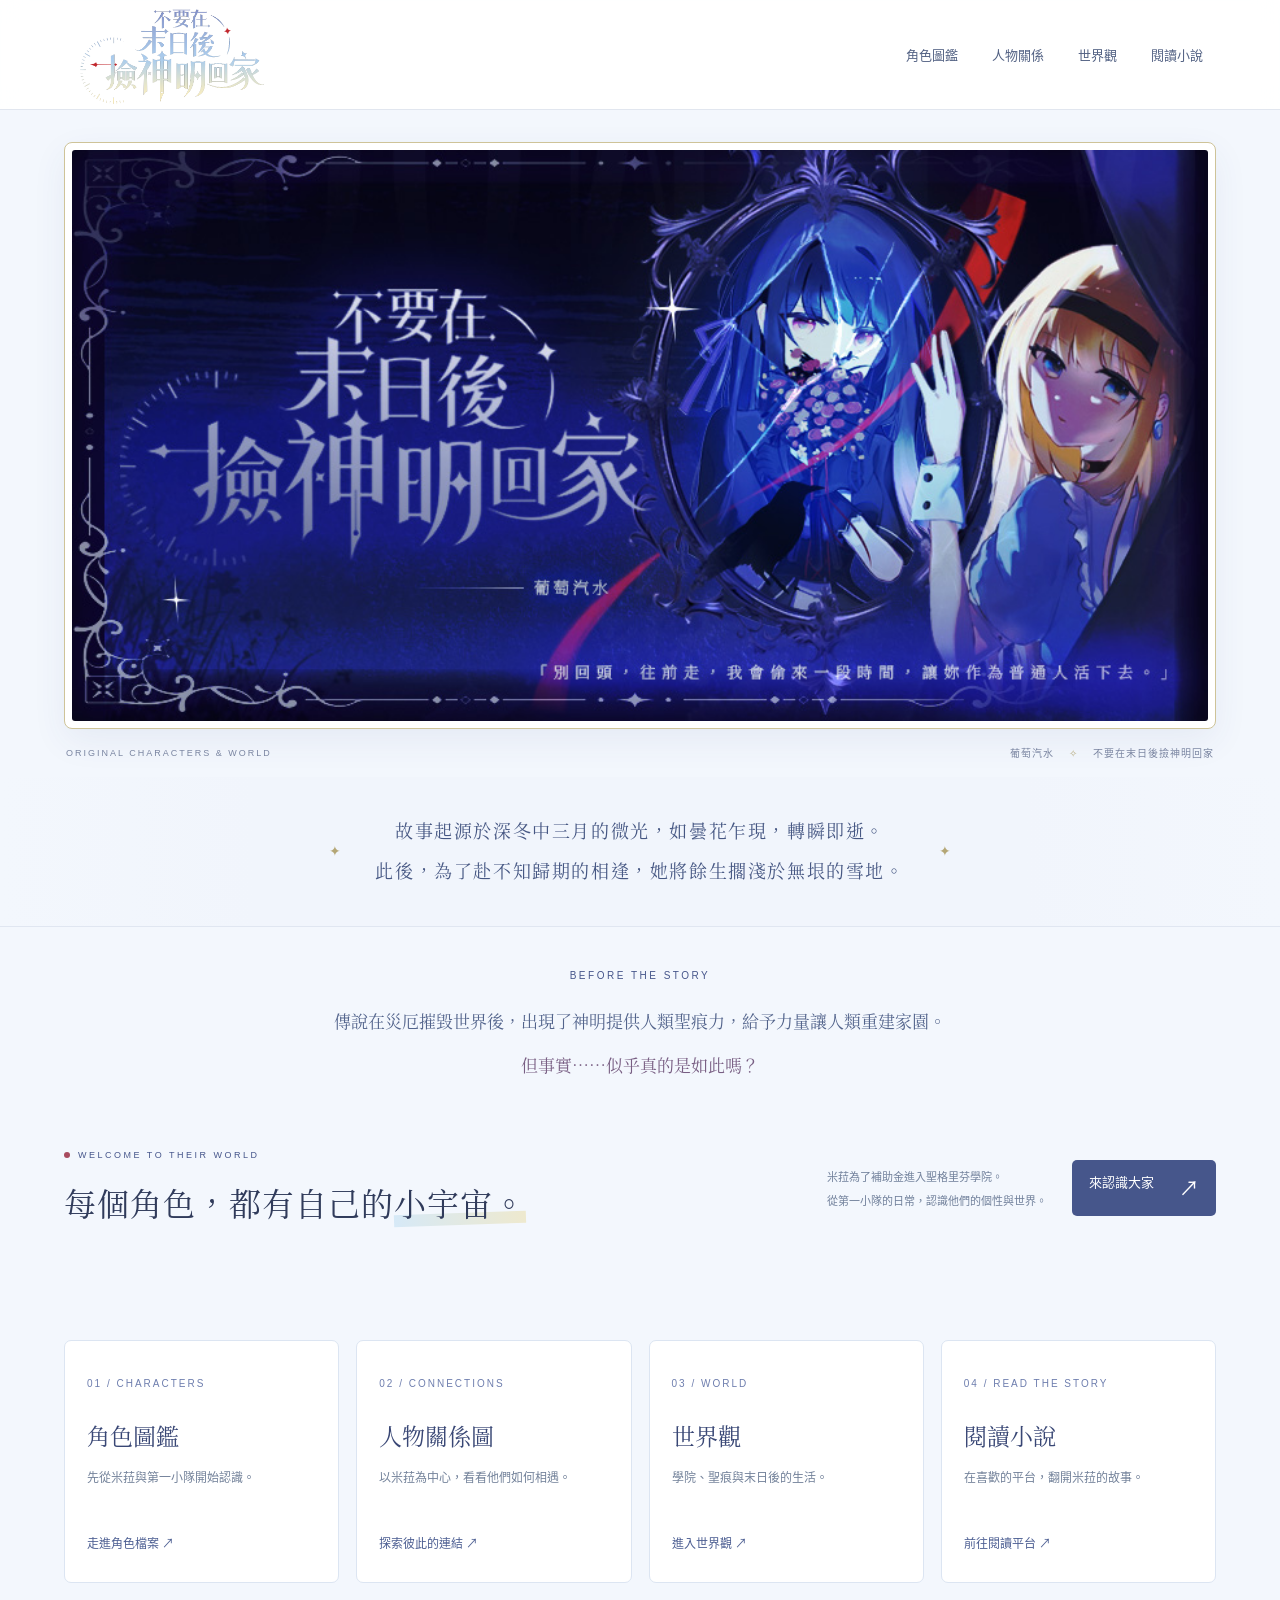
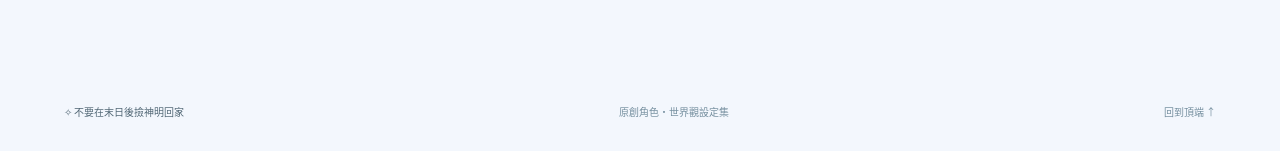
<file: index.html>
<!doctype html>
<html lang="zh-Hant">
<head>
  <!-- 基本資訊與本機字型，避免依賴外部服務。 -->
  <meta charset="utf-8"><meta name="viewport" content="width=device-width,initial-scale=1">
  <title>不要在末日後撿神明回家｜首頁</title>
  <meta name="description" content="認識米菈、艾利歐與第一小隊。一起探索《不要在末日後撿神明回家》的角色個性、人物關係與奇幻世界。">
  <meta name="theme-color" content="#f3f7fd"><meta property="og:image" content="https://gods-after-the-end.a0976909620.chatgpt.site/assets/hero-penana.jpg"><meta property="og:title" content="不要在末日後撿神明回家｜角色與世界觀"><link rel="stylesheet" href="style.css"><script src="data.js" defer></script><script src="app.js" defer></script>
</head>
<body><a class="skip" href="#content">跳至主要內容</a><header><a class="brand brand-with-logo" href="index.html" aria-label="不要在末日後撿神明回家，回到首頁"><span class="logo-window"><img src="assets/novel-logo.png" width="1000" height="1000" alt="不要在末日後撿神明回家 Logo"></span></a><button class="menu-toggle" type="button" aria-expanded="false" aria-controls="site-nav" aria-label="開啟導覽選單">☰</button><nav id="site-nav" aria-label="主要導覽"><a href="characters.html">角色圖鑑</a><a href="relationships.html">人物關係</a><a href="world.html">世界觀</a><a href="read.html">閱讀小說</a></nav></header><main id="content"><section class="visual-hero" id="home" aria-label="作品主視覺">
      <div class="cover-shell"><img class="cover-image" src="assets/hero-penana.jpg" width="875" height="440" fetchpriority="high" alt="不要在末日後撿神明回家主視覺：藍紫色鏡框、兩位角色與作品標題"></div>
      <div class="cover-caption"><span>ORIGINAL CHARACTERS &amp; WORLD</span><span>葡萄汽水 <i>✧</i> 不要在末日後撿神明回家</span></div>
    </section><!-- 作品核心句放在主視覺與角色入口之間。 --><section class="origin-quote wrap" aria-label="故事起源"><span class="origin-ornament" aria-hidden="true">✦</span><blockquote><p>故事起源於深冬中三月的微光，如曇花乍現，轉瞬即逝。</p><p>此後，為了赴不知歸期的相逢，她將餘生擱淺於無垠的雪地。</p></blockquote><span class="origin-ornament" aria-hidden="true">✦</span></section><section class="world-preface wrap" aria-label="故事世界觀前言"><p class="eyebrow">BEFORE THE STORY</p><p>傳說在災厄摧毀世界後，出現了神明提供人類聖痕力，給予力量讓人類重建家園。</p><p>但事實⋯⋯似乎真的是如此嗎？</p></section><section class="welcome wrap" aria-labelledby="welcome-title"><div><p class="eyebrow"><span></span> WELCOME TO THEIR WORLD</p><h1 id="welcome-title">每個角色，都有自己的<span class="highlight">小宇宙。</span></h1></div><div class="welcome-action"><p>米菈為了補助金進入聖格里芬學院。<br>從第一小隊的日常，認識他們的個性與世界。</p><a class="button" href="characters.html">來認識大家 <span>↗</span></a></div></section><section class="page-doors wrap" aria-label="探索網站"><a href="characters.html"><small>01 / CHARACTERS</small><h2>角色圖鑑</h2><p>先從米菈與第一小隊開始認識。</p><span>走進角色檔案 ↗</span></a><a href="relationships.html"><small>02 / CONNECTIONS</small><h2>人物關係圖</h2><p>以米菈為中心，看看他們如何相遇。</p><span>探索彼此的連結 ↗</span></a><a href="world.html"><small>03 / WORLD</small><h2>世界觀</h2><p>學院、聖痕與末日後的生活。</p><span>進入世界觀 ↗</span></a><a href="read.html"><small>04 / READ THE STORY</small><h2>閱讀小說</h2><p>在喜歡的平台，翻開米菈的故事。</p><span>前往閱讀平台 ↗</span></a></section></main><footer class="wrap"><span>✧ 不要在末日後撿神明回家</span><span>原創角色・世界觀設定集</span><a href="index.html">回到頂端 ↑</a></footer></body></html>
</file>
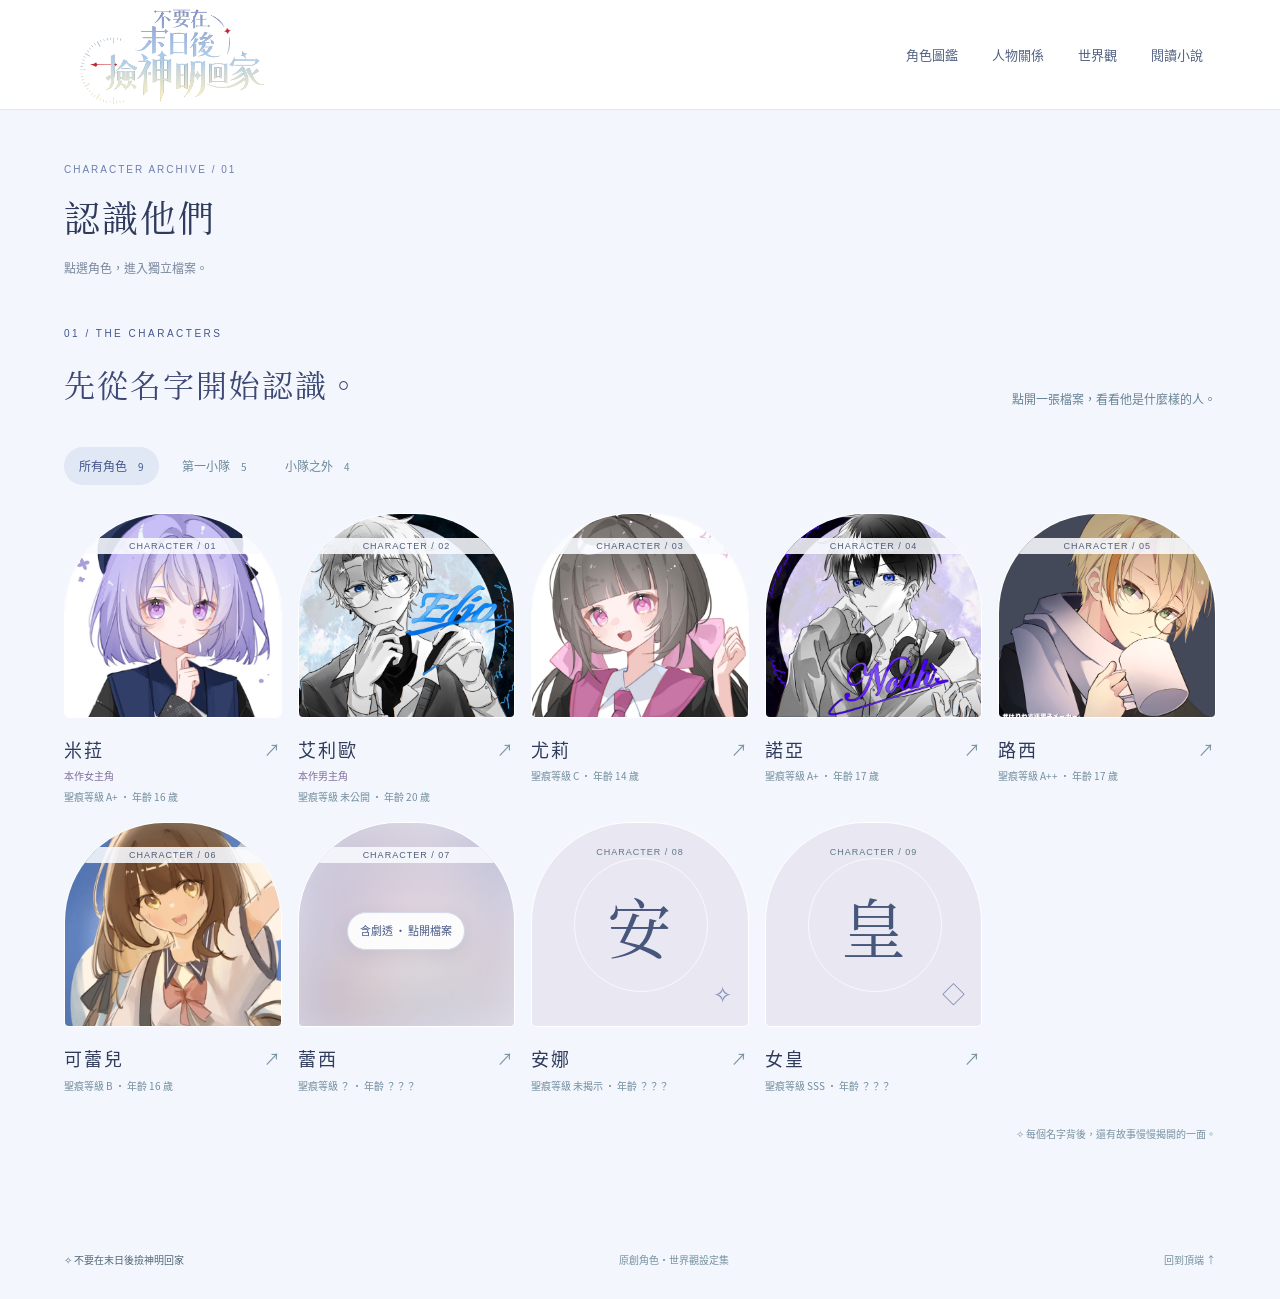
<file: characters.html>
<!doctype html>
<html lang="zh-Hant">
<head>
  <!-- 基本資訊與本機字型，避免依賴外部服務。 -->
  <meta charset="utf-8"><meta name="viewport" content="width=device-width,initial-scale=1">
  <title>角色圖鑑｜不要在末日後撿神明回家</title>
  <meta name="description" content="認識米菈、艾利歐與第一小隊。一起探索《不要在末日後撿神明回家》的角色個性、人物關係與奇幻世界。">
  <meta name="theme-color" content="#f3f7fd"><meta property="og:image" content="https://gods-after-the-end.a0976909620.chatgpt.site/assets/hero-penana.jpg"><meta property="og:title" content="不要在末日後撿神明回家｜角色與世界觀"><link rel="stylesheet" href="style.css"><script src="data.js" defer></script><script src="app.js" defer></script>
</head>
<body><a class="skip" href="#content">跳至主要內容</a><header><a class="brand brand-with-logo" href="index.html" aria-label="不要在末日後撿神明回家，回到首頁"><span class="logo-window"><img src="assets/novel-logo.png" width="1000" height="1000" alt="不要在末日後撿神明回家 Logo"></span></a><button class="menu-toggle" type="button" aria-expanded="false" aria-controls="site-nav" aria-label="開啟導覽選單">☰</button><nav id="site-nav" aria-label="主要導覽"><a href="characters.html">角色圖鑑</a><a href="relationships.html">人物關係</a><a href="world.html">世界觀</a><a href="read.html">閱讀小說</a></nav></header><main id="content"><div class="page-intro wrap"><p>CHARACTER ARCHIVE / 01</p><h1>認識他們</h1><span>點選角色，進入獨立檔案。</span></div><section class="wrap section" id="characters"><div class="section-top"><div><p class="eyebrow">01 / THE CHARACTERS</p><h2>先從名字開始認識。</h2></div><p>點開一張檔案，看看他是什麼樣的人。</p></div><div class="filter-row" role="group" aria-label="角色分類"><button class="filter active" data-filter="all" aria-pressed="true">所有角色 <span>9</span></button><button class="filter" data-filter="team" aria-pressed="false">第一小隊 <span>5</span></button><button class="filter" data-filter="other" aria-pressed="false">小隊之外 <span>4</span></button></div><div class="character-grid" id="character-grid"></div><p class="character-note">✧ 每個名字背後，還有故事慢慢揭開的一面。</p></section></main><footer class="wrap"><span>✧ 不要在末日後撿神明回家</span><span>原創角色・世界觀設定集</span><a href="index.html">回到頂端 ↑</a></footer></body></html>
</file>
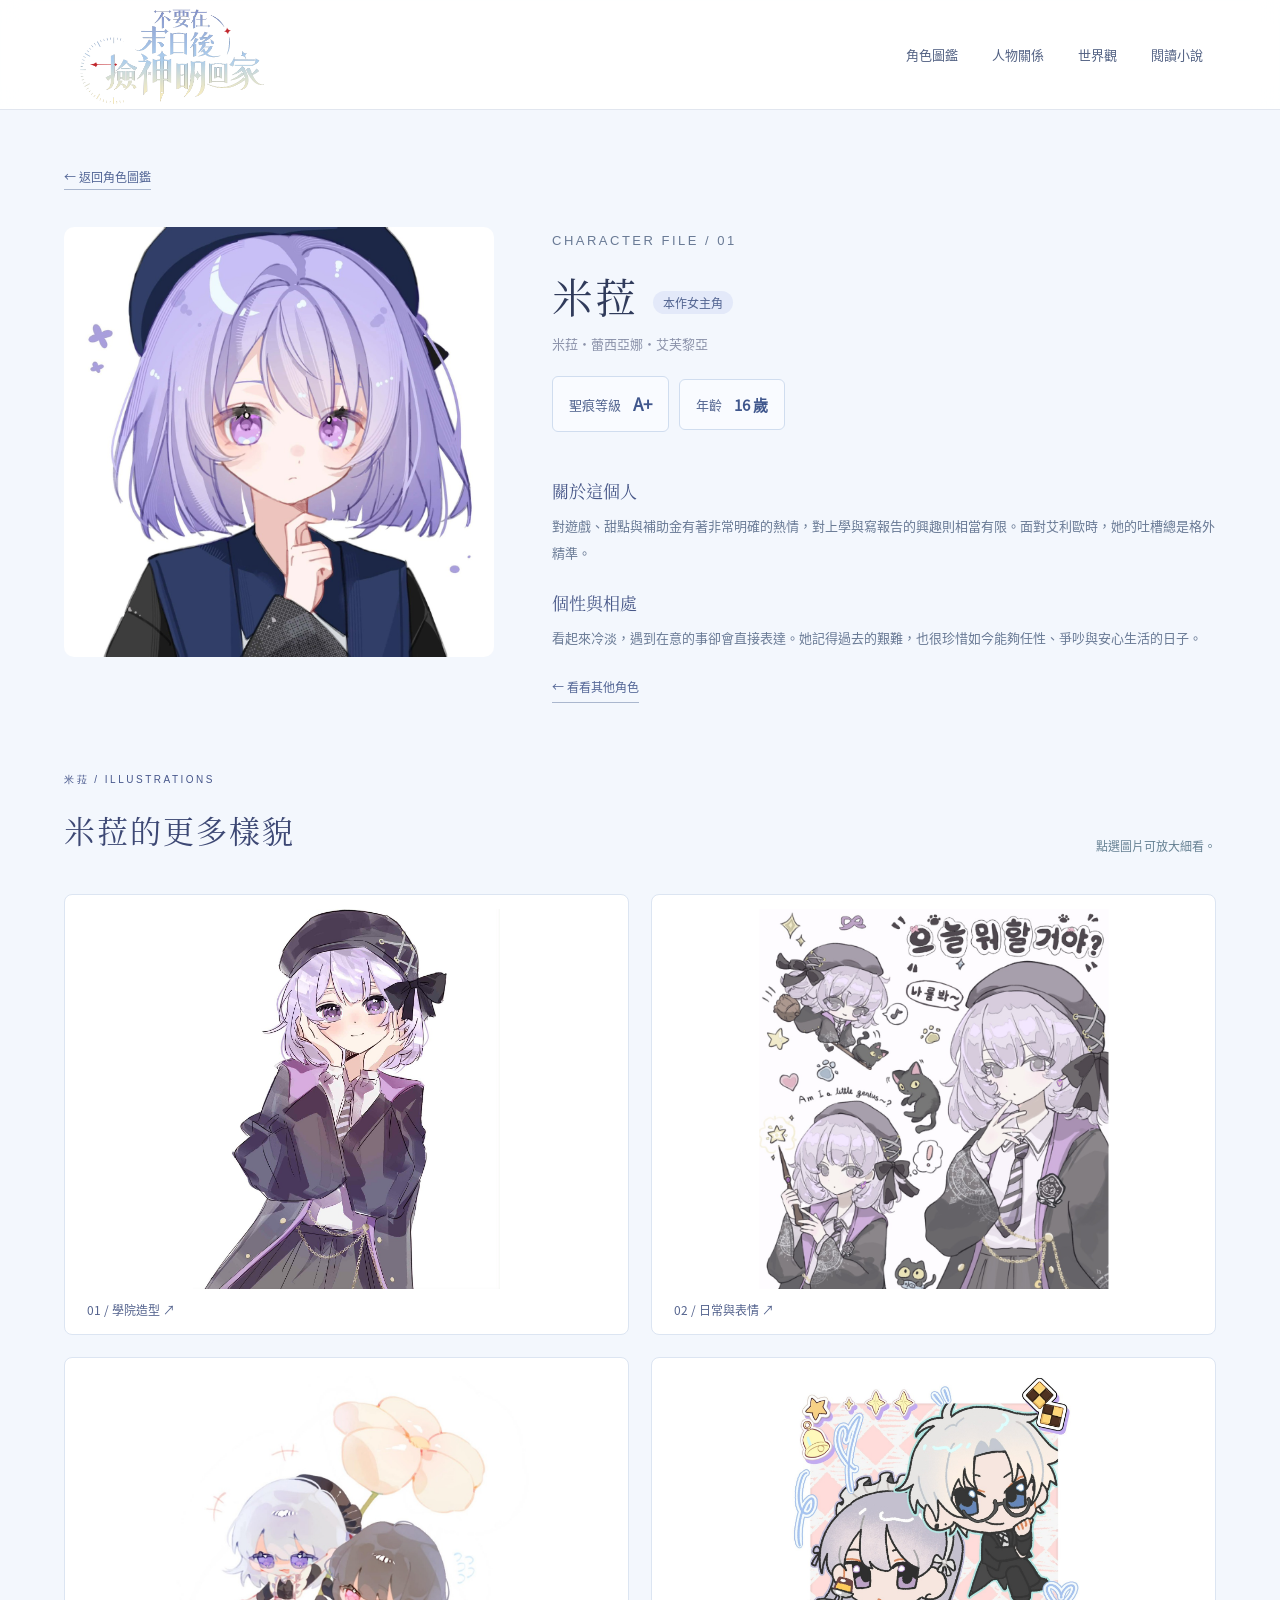
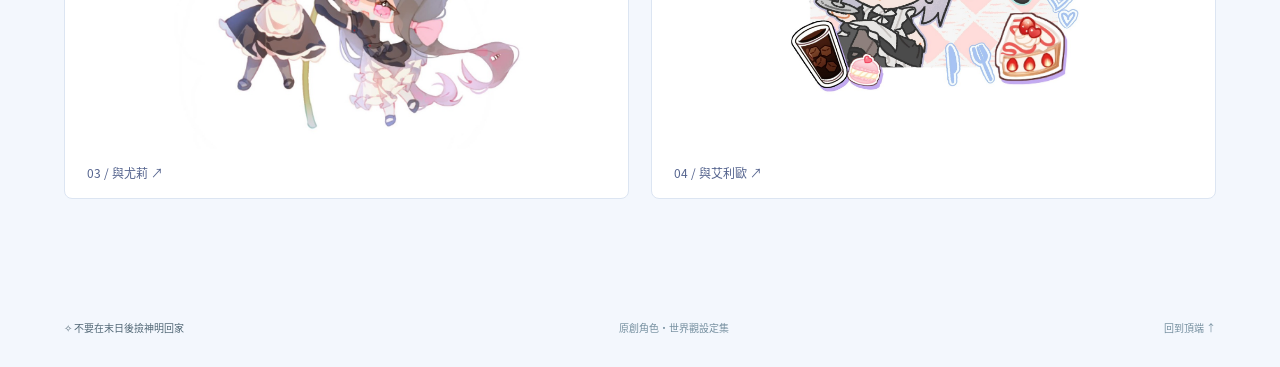
<file: profile.html>
<!doctype html>
<html lang="zh-Hant">
<head>
  <!-- 基本資訊與本機字型，避免依賴外部服務。 -->
  <meta charset="utf-8"><meta name="viewport" content="width=device-width,initial-scale=1">
  <title>人物檔案｜不要在末日後撿神明回家</title>
  <meta name="description" content="認識米菈、艾利歐與第一小隊。一起探索《不要在末日後撿神明回家》的角色個性、人物關係與奇幻世界。">
  <meta name="theme-color" content="#f3f7fd"><meta property="og:image" content="https://gods-after-the-end.a0976909620.chatgpt.site/assets/hero-penana.jpg"><meta property="og:title" content="不要在末日後撿神明回家｜角色與世界觀"><link rel="stylesheet" href="style.css"><script src="data.js" defer></script><script src="app.js" defer></script>
</head>
<body><a class="skip" href="#content">跳至主要內容</a><header><a class="brand brand-with-logo" href="index.html" aria-label="不要在末日後撿神明回家，回到首頁"><span class="logo-window"><img src="assets/novel-logo.png" width="1000" height="1000" alt="不要在末日後撿神明回家 Logo"></span></a><button class="menu-toggle" type="button" aria-expanded="false" aria-controls="site-nav" aria-label="開啟導覽選單">☰</button><nav id="site-nav" aria-label="主要導覽"><a href="characters.html">角色圖鑑</a><a href="relationships.html">人物關係</a><a href="world.html">世界觀</a><a href="read.html">閱讀小說</a></nav></header><main id="content"><div class="page-intro wrap"><a href="characters.html" class="back-link">← 返回角色圖鑑</a></div><section class="profile-page wrap" id="profile-page" aria-live="polite"></section><section class="gallery-section wrap" id="gallery-section" hidden><div class="section-top"><div><p class="eyebrow">ILLUSTRATIONS</p><h2>更多樣貌</h2></div><p>點選圖片可放大細看。</p></div><div class="gallery-grid"></div></section><dialog id="image-viewer" aria-label="放大圖片"><button class="viewer-close" aria-label="關閉圖片">×</button><img alt=""></dialog></main><footer class="wrap"><span>✧ 不要在末日後撿神明回家</span><span>原創角色・世界觀設定集</span><a href="index.html">回到頂端 ↑</a></footer></body></html>
</file>
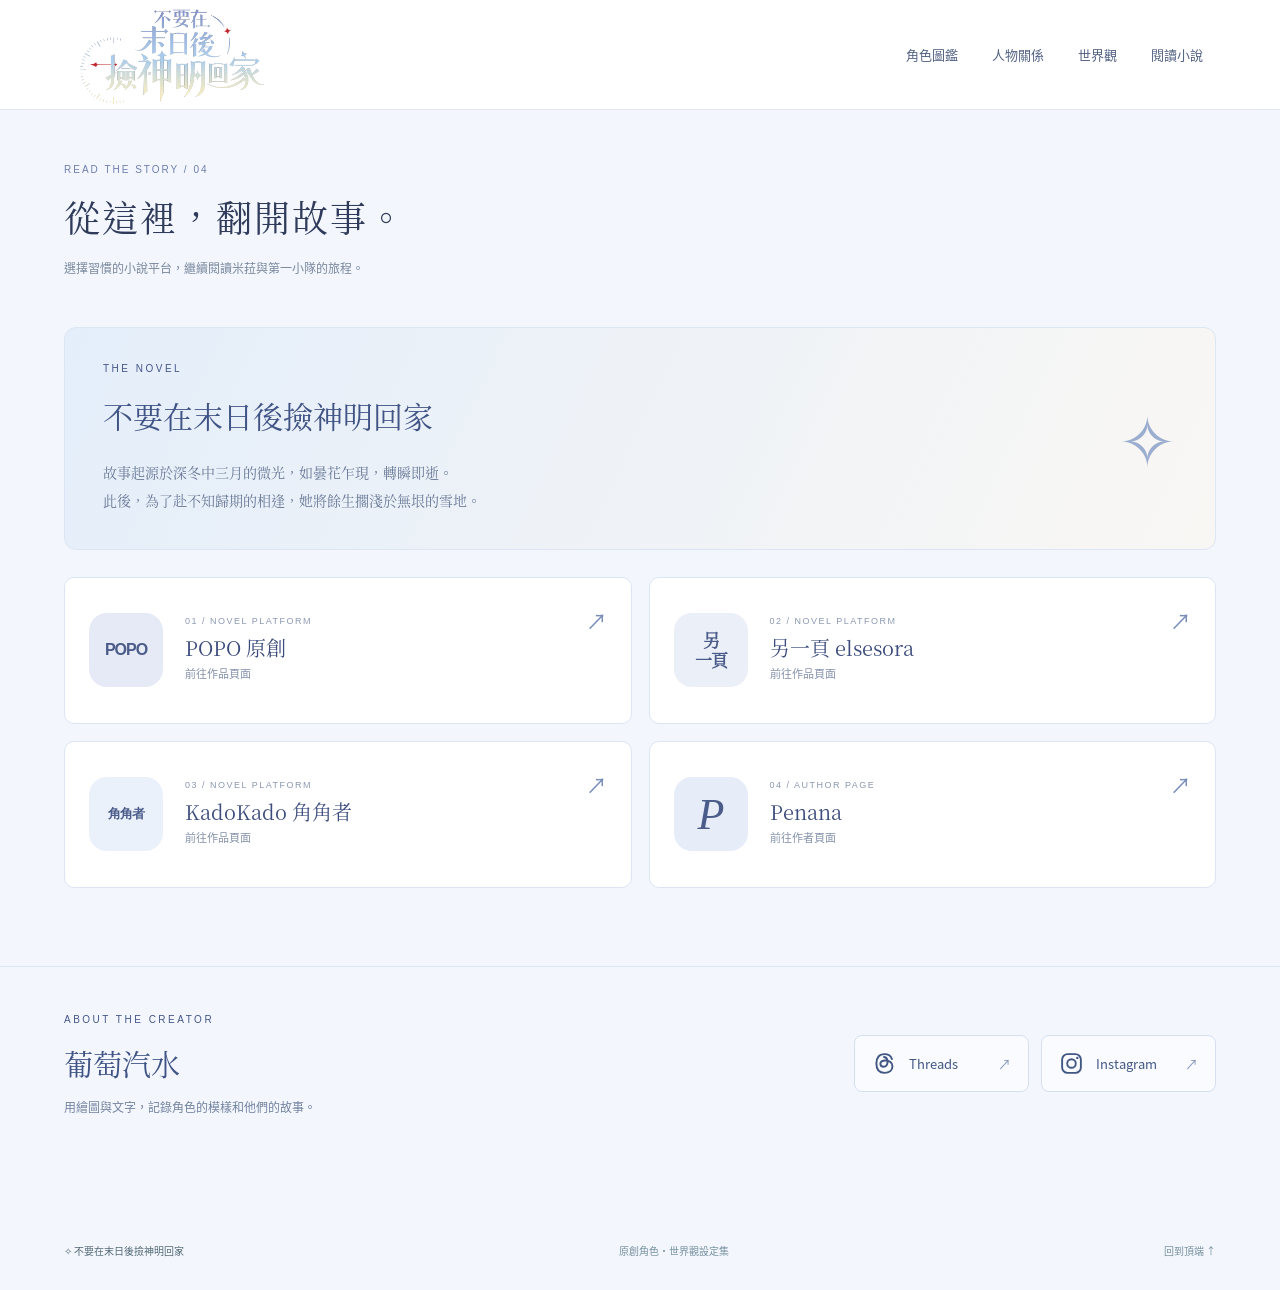
<file: read.html>
<!doctype html>
<html lang="zh-Hant">
<head>
  <!-- 閱讀入口使用同一套字型與色彩，平台連結由作者提供。 -->
  <meta charset="utf-8"><meta name="viewport" content="width=device-width,initial-scale=1">
  <title>閱讀小說與作者資訊｜不要在末日後撿神明回家</title>
  <meta name="description" content="前往 POPO、另一頁、KadoKado 與 Penana 閱讀《不要在末日後撿神明回家》，並找到作者葡萄汽水的社群。">
  <meta name="theme-color" content="#f3f7fd"><meta property="og:image" content="https://gods-after-the-end.a0976909620.chatgpt.site/assets/hero-penana.jpg"><meta property="og:title" content="不要在末日後撿神明回家｜閱讀小說">
  <link rel="stylesheet" href="style.css">
<script src="app.js" defer></script></head>
<body><a class="skip" href="#content">跳至主要內容</a>
  <header><a class="brand brand-with-logo" href="index.html" aria-label="不要在末日後撿神明回家，回到首頁"><span class="logo-window"><img src="assets/novel-logo.png" width="1000" height="1000" alt="不要在末日後撿神明回家 Logo"></span></a><button class="menu-toggle" type="button" aria-expanded="false" aria-controls="site-nav" aria-label="開啟導覽選單">☰</button><nav id="site-nav" aria-label="主要導覽"><a href="characters.html">角色圖鑑</a><a href="relationships.html">人物關係</a><a href="world.html">世界觀</a><a href="read.html" aria-current="page">閱讀小說</a></nav></header>
  <main id="content">
    <div class="page-intro wrap"><p>READ THE STORY / 04</p><h1>從這裡，翻開故事。</h1><span>選擇習慣的小說平台，繼續閱讀米菈與第一小隊的旅程。</span></div>
    <section class="reading-section wrap" aria-labelledby="reading-title">
      <div class="reading-lead"><div><p class="eyebrow">THE NOVEL</p><h2 id="reading-title">不要在末日後撿神明回家</h2><p>故事起源於深冬中三月的微光，如曇花乍現，轉瞬即逝。<br>此後，為了赴不知歸期的相逢，她將餘生擱淺於無垠的雪地。</p></div><span aria-hidden="true">✧</span></div>
      <!-- 外部連結開新分頁，讀者可以隨時回到角色與世界觀頁。 -->
      <div class="reading-grid">
        <a href="https://www.popo.tw/books/891912" target="_blank" rel="noopener noreferrer" aria-label="在 POPO 原創閱讀小說，另開新分頁"><span class="platform-mark popo">POPO</span><span class="platform-copy"><small>01 / NOVEL PLATFORM</small><strong>POPO 原創</strong><span>前往作品頁面</span></span><span class="platform-arrow" aria-hidden="true">↗</span></a>
        <a href="https://elsesora.com/@grapesoda-0601/word-document" target="_blank" rel="noopener noreferrer" aria-label="在另一頁閱讀小說，另開新分頁"><span class="platform-mark elsesora">另<br>一頁</span><span class="platform-copy"><small>02 / NOVEL PLATFORM</small><strong>另一頁 elsesora</strong><span>前往作品頁面</span></span><span class="platform-arrow" aria-hidden="true">↗</span></a>
        <a href="https://www.kadokado.com.tw/book/81209" target="_blank" rel="noopener noreferrer" aria-label="在 KadoKado 角角者閱讀小說，另開新分頁"><span class="platform-mark kadokado">角角者</span><span class="platform-copy"><small>03 / NOVEL PLATFORM</small><strong>KadoKado 角角者</strong><span>前往作品頁面</span></span><span class="platform-arrow" aria-hidden="true">↗</span></a>
        <a href="https://www.penana.com/user/357358/%E8%91%A1%E8%90%84%E6%B1%BD%E6%B0%B4" target="_blank" rel="noopener noreferrer" aria-label="前往葡萄汽水的 Penana 頁面，另開新分頁"><span class="platform-mark penana">P</span><span class="platform-copy"><small>04 / AUTHOR PAGE</small><strong>Penana</strong><span>前往作者頁面</span></span><span class="platform-arrow" aria-hidden="true">↗</span></a>
      </div>
    </section>
    <section class="author-section wrap" aria-labelledby="author-title"><div><p class="eyebrow">ABOUT THE CREATOR</p><h2 id="author-title">葡萄汽水</h2><p>用繪圖與文字，記錄角色的模樣和他們的故事。</p></div><div class="social-links">
      <!-- Threads 使用線條化的 @ 螺旋識別，Instagram 使用相機輪廓。 -->
      <a href="https://www.threads.com/@grapesoda_0601" target="_blank" rel="noopener noreferrer" aria-label="葡萄汽水的 Threads，另開新分頁"><svg viewBox="0 0 32 32" aria-hidden="true" focusable="false"><path d="M25.5 10.2c-1.4-4-4.8-6.2-9.5-6.2C9 4 5.6 8.5 5.6 16c0 7.8 3.7 12 10.5 12 6.2 0 10.1-3.3 10.1-8.4 0-4.8-3.7-7.4-9.4-7.4-3.8 0-6.1 1.6-6.1 4.2 0 2.4 1.9 3.7 4.2 3.7 3.2 0 5-2.3 5-6.2 0-3.7-1.5-5.8-4.5-6.2" fill="none" stroke="currentColor" stroke-width="2.5" stroke-linecap="round" stroke-linejoin="round"/></svg><span>Threads</span><span aria-hidden="true">↗</span></a>
      <a href="https://www.instagram.com/grapesoda_0601/" target="_blank" rel="noopener noreferrer" aria-label="葡萄汽水的 Instagram，另開新分頁"><svg viewBox="0 0 32 32" aria-hidden="true" focusable="false"><rect x="4" y="4" width="24" height="24" rx="7" fill="none" stroke="currentColor" stroke-width="2.4"/><circle cx="16" cy="16" r="5.5" fill="none" stroke="currentColor" stroke-width="2.4"/><circle cx="23.4" cy="8.8" r="1.5" fill="currentColor"/></svg><span>Instagram</span><span aria-hidden="true">↗</span></a>
    </div></section>
  </main>
  <footer class="wrap"><span>✧ 不要在末日後撿神明回家</span><span>原創角色・世界觀設定集</span><a href="index.html">回到頂端 ↑</a></footer>
</body>
</html>
</file>
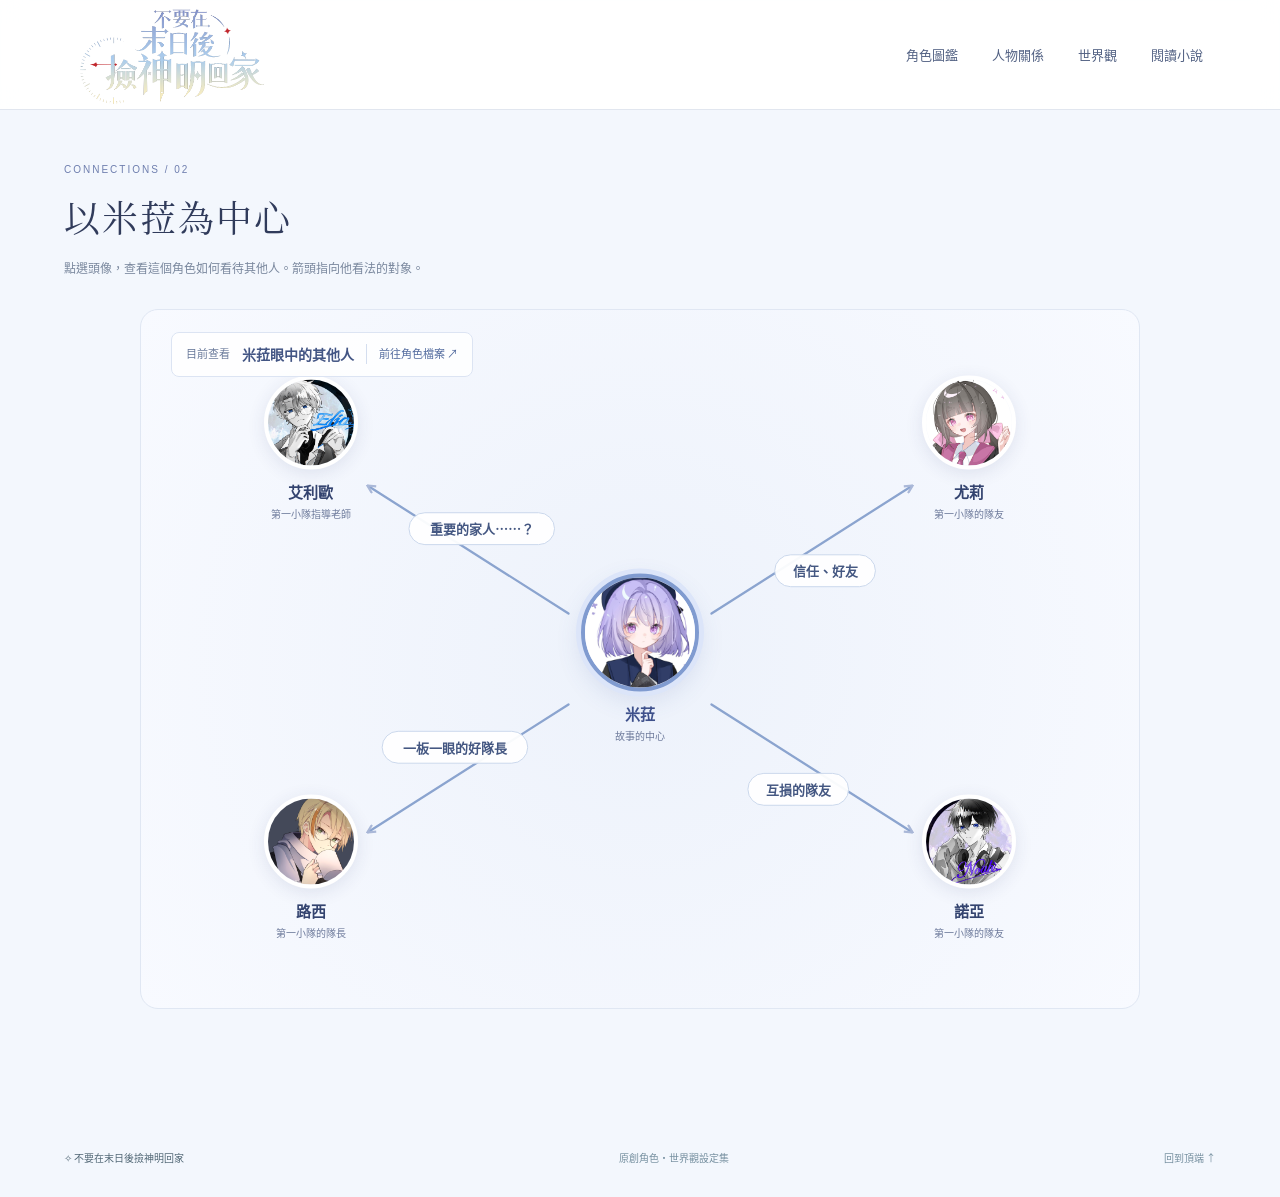
<file: relationships.html>
<!doctype html>
<html lang="zh-Hant">
<head>
  <!-- 基本資訊與本機字型，避免依賴外部服務。 -->
  <meta charset="utf-8"><meta name="viewport" content="width=device-width,initial-scale=1">
  <title>人物關係｜不要在末日後撿神明回家</title>
  <meta name="description" content="認識米菈、艾利歐與第一小隊。一起探索《不要在末日後撿神明回家》的角色個性、人物關係與奇幻世界。">
  <meta name="theme-color" content="#f3f7fd"><meta property="og:image" content="https://gods-after-the-end.a0976909620.chatgpt.site/assets/hero-penana.jpg"><meta property="og:title" content="不要在末日後撿神明回家｜角色與世界觀"><link rel="stylesheet" href="style.css"><script src="data.js" defer></script><script src="app.js" defer></script>
</head>
<body><a class="skip" href="#content">跳至主要內容</a><header><a class="brand brand-with-logo" href="index.html" aria-label="不要在末日後撿神明回家，回到首頁"><span class="logo-window"><img src="assets/novel-logo.png" width="1000" height="1000" alt="不要在末日後撿神明回家 Logo"></span></a><button class="menu-toggle" type="button" aria-expanded="false" aria-controls="site-nav" aria-label="開啟導覽選單">☰</button><nav id="site-nav" aria-label="主要導覽"><a href="characters.html">角色圖鑑</a><a href="relationships.html">人物關係</a><a href="world.html">世界觀</a><a href="read.html">閱讀小說</a></nav></header><main id="content"><div class="page-intro wrap"><p>CONNECTIONS / 02</p><h1>以米菈為中心</h1><span>點選頭像，查看這個角色如何看待其他人。箭頭指向他看法的對象。</span></div><section class="network-section wrap" aria-label="互動人物關係圖"><div class="network-scroll" aria-label="可左右捲動的人物關係圖"><div class="network-map"><div class="network-focus"><span>目前查看</span><strong id="focus-label">米菈眼中的其他人</strong><a id="focus-profile" href="profile.html?id=mila">前往角色檔案 ↗</a></div><svg class="network-lines" id="directional-lines" viewBox="0 0 1000 700" aria-hidden="true"></svg><button class="network-node network-center" type="button" data-person="mila" aria-pressed="true" aria-label="查看米菈對其他人的看法"><img src="assets/mila-avatar.jpg" alt=""><strong>米菈</strong><small>故事的中心</small></button><button class="network-node n-elio" type="button" data-person="elio" aria-pressed="false" aria-label="查看艾利歐對其他人的看法"><img src="assets/elio-avatar.jpg" alt=""><strong>艾利歐</strong><small>第一小隊指導老師</small></button><button class="network-node n-yuri" type="button" data-person="yuri" aria-pressed="false" aria-label="查看尤莉對其他人的看法"><img src="assets/yuri-avatar.jpg" alt=""><strong>尤莉</strong><small>第一小隊的隊友</small></button><button class="network-node n-noah" type="button" data-person="noah" aria-pressed="false" aria-label="查看諾亞對其他人的看法"><img src="assets/noah-avatar.jpg" alt=""><strong>諾亞</strong><small>第一小隊的隊友</small></button><button class="network-node n-lucien" type="button" data-person="lucien" aria-pressed="false" aria-label="查看路西對其他人的看法"><img src="assets/lucien-avatar.png" alt=""><strong>路西</strong><small>第一小隊的隊長</small></button><p id="focus-summary" class="sr-only" aria-live="polite"></p></div></div></section></main><footer class="wrap"><span>✧ 不要在末日後撿神明回家</span><span>原創角色・世界觀設定集</span><a href="index.html">回到頂端 ↑</a></footer></body></html>
</file>
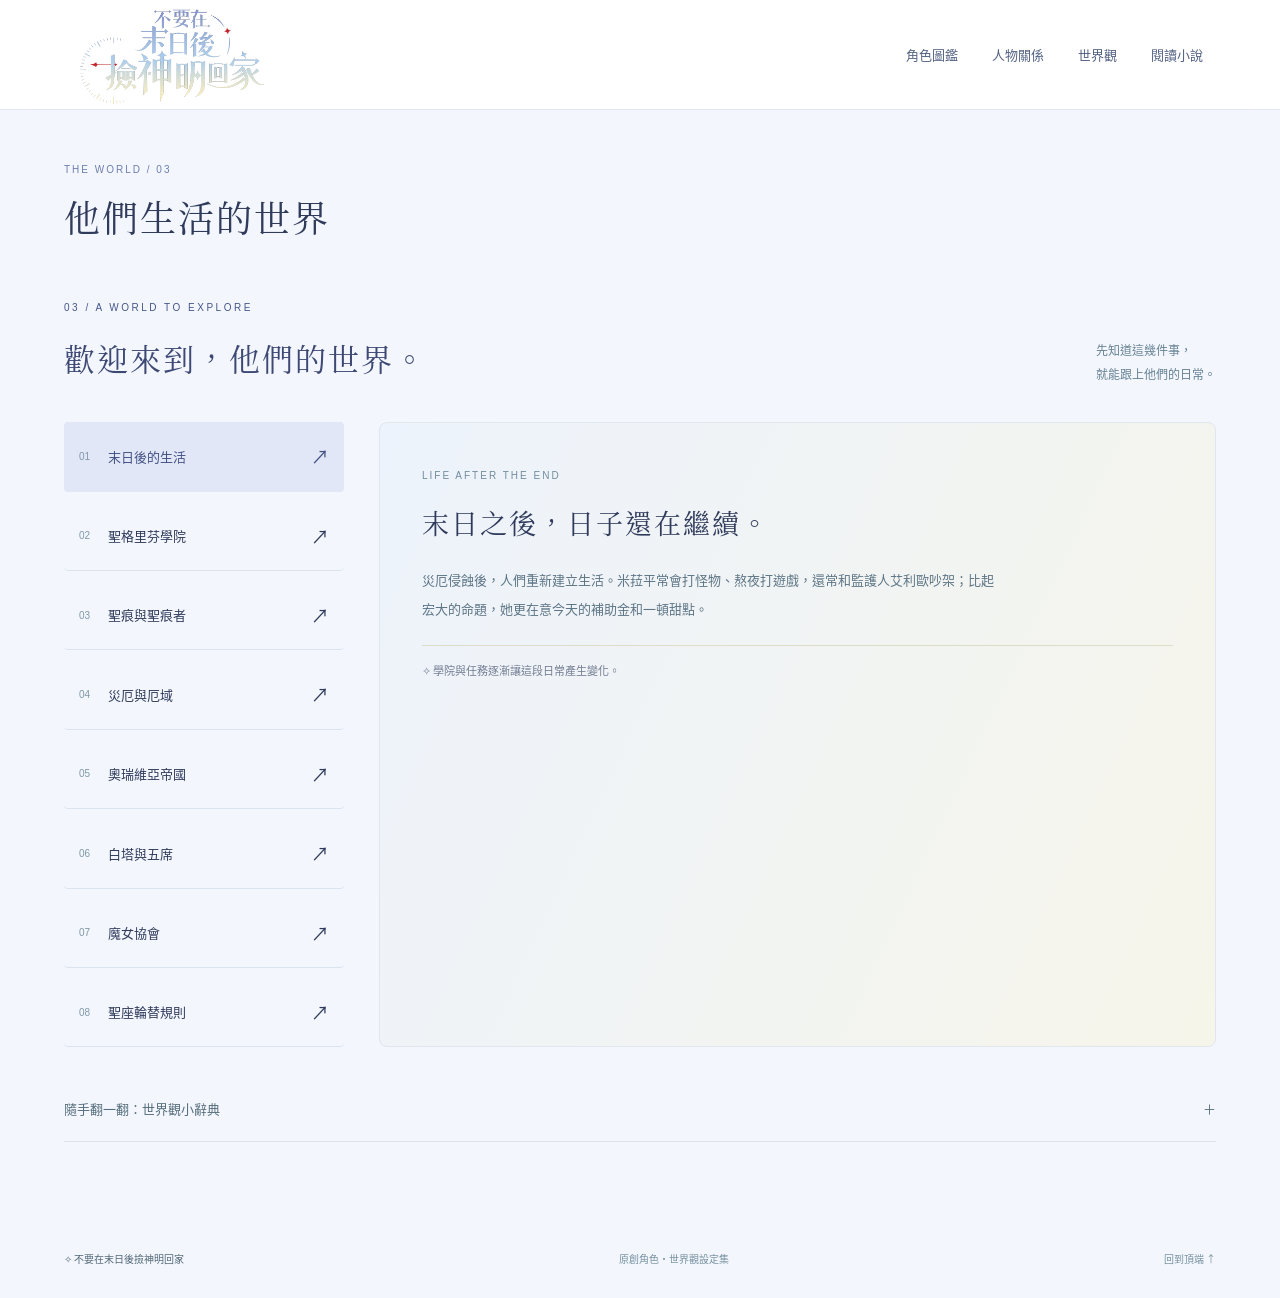
<file: world.html>
<!doctype html>
<html lang="zh-Hant">
<head>
  <!-- 基本資訊與本機字型，避免依賴外部服務。 -->
  <meta charset="utf-8"><meta name="viewport" content="width=device-width,initial-scale=1">
  <title>世界觀｜不要在末日後撿神明回家</title>
  <meta name="description" content="認識米菈、艾利歐與第一小隊。一起探索《不要在末日後撿神明回家》的角色個性、人物關係與奇幻世界。">
  <meta name="theme-color" content="#f3f7fd"><meta property="og:image" content="https://gods-after-the-end.a0976909620.chatgpt.site/assets/hero-penana.jpg"><meta property="og:title" content="不要在末日後撿神明回家｜角色與世界觀"><link rel="stylesheet" href="style.css"><script src="data.js" defer></script><script src="app.js" defer></script>
</head>
<body><a class="skip" href="#content">跳至主要內容</a><header><a class="brand brand-with-logo" href="index.html" aria-label="不要在末日後撿神明回家，回到首頁"><span class="logo-window"><img src="assets/novel-logo.png" width="1000" height="1000" alt="不要在末日後撿神明回家 Logo"></span></a><button class="menu-toggle" type="button" aria-expanded="false" aria-controls="site-nav" aria-label="開啟導覽選單">☰</button><nav id="site-nav" aria-label="主要導覽"><a href="characters.html">角色圖鑑</a><a href="relationships.html">人物關係</a><a href="world.html">世界觀</a><a href="read.html">閱讀小說</a></nav></header><main id="content"><div class="page-intro wrap"><p>THE WORLD / 03</p><h1>他們生活的世界</h1></div><section class="wrap section" id="world"><div class="section-top"><div><p class="eyebrow">03 / A WORLD TO EXPLORE</p><h2>歡迎來到，他們的世界。</h2></div><p>先知道這幾件事，<br>就能跟上他們的日常。</p></div><div class="world-layout"><div class="world-tabs" role="tablist" aria-label="世界觀分類"><button role="tab" id="tab-everyday" aria-selected="true" aria-controls="world-panel" data-world="everyday"><span>01</span> 末日後的生活 <b>↗</b></button><button role="tab" id="tab-academy" aria-selected="false" aria-controls="world-panel" data-world="academy" tabindex="-1"><span>02</span> 聖格里芬學院 <b>↗</b></button><button role="tab" id="tab-stigma" aria-selected="false" aria-controls="world-panel" data-world="stigma" tabindex="-1"><span>03</span> 聖痕與聖痕者 <b>↗</b></button><button role="tab" id="tab-calamity" aria-selected="false" aria-controls="world-panel" data-world="calamity" tabindex="-1"><span>04</span> 災厄與厄域 <b>↗</b></button><button role="tab" id="tab-empire" aria-selected="false" aria-controls="world-panel" data-world="empire" tabindex="-1"><span>05</span> 奧瑞維亞帝國 <b>↗</b></button><button role="tab" id="tab-tower" aria-selected="false" aria-controls="world-panel" data-world="tower" tabindex="-1"><span>06</span> 白塔與五席 <b>↗</b></button><button role="tab" id="tab-witch" aria-selected="false" aria-controls="world-panel" data-world="witch" tabindex="-1"><span>07</span> 魔女協會 <b>↗</b></button><button role="tab" id="tab-succession" aria-selected="false" aria-controls="world-panel" data-world="succession" tabindex="-1"><span>08</span> 聖座輪替規則 <b>↗</b></button></div><article class="world-panel" id="world-panel" role="tabpanel" aria-labelledby="tab-everyday" tabindex="0"></article></div><details class="glossary"><summary>隨手翻一翻：世界觀小辭典 <span>＋</span></summary><dl><div><dt>聖痕者</dt><dd>能夠運用聖痕力量的人。等級與能力會影響訓練、任務與生活資源。</dd></div><div><dt>厄獸</dt><dd>與災厄侵蝕有關的怪物，也是邊境任務需要應對的威脅。</dd></div><div><dt>厄域</dt><dd>受到災厄污染的區域。污染濃度與危險程度各有不同。</dd></div><div><dt>第一小隊</dt><dd>由路西擔任隊長，米菈、諾亞、尤莉為隊員，艾利歐擔任指導老師。</dd></div><div><dt>聖座</dt><dd>帝國信仰與日常禮儀中常出現的存在，約每五十年迎來新一任。</dd></div><div><dt>魔女協會</dt><dd>參與聖痕者潛力評估，也協查聖座繼承相關舊案。</dd></div><div><dt>聖座輪替</dt><dd>新聖座被確認後，女皇也會交替；目前繼承者尚未顯現。</dd></div><div><dt>厄潮</dt><dd>大規模流動的災厄污染，可能侵蝕水源與地形。</dd></div><div><dt>白塔五席</dt><dd>白塔內以席位區分的重要成員，目前首席姓名尚未對外標示。</dd></div></dl></details></section></main><footer class="wrap"><span>✧ 不要在末日後撿神明回家</span><span>原創角色・世界觀設定集</span><a href="index.html">回到頂端 ↑</a></footer></body></html>
</file>
<file: style.css>
/* 使用繁中字型子集；版面以淡藍背景與五位角色的柔和藍色卡片構成。 */
@font-face{font-family:ArchiveSans;src:url('assets/sans.woff')}@font-face{font-family:ArchiveSerif;src:url('assets/serif.woff')}
:root{--paper:#eff8ff;--ink:#304858;--muted:#627e91;--accent:#4a789b;--line:#d4e5f1;--lavender:#e1eafb;--sky:#d6eaf8;--rose:#e5effa;--mint:#dceff5;--butter:#e7f2fa}
*{box-sizing:border-box}html{scroll-behavior:smooth;scroll-padding-top:105px}body{margin:0;background:var(--paper);color:var(--ink);font-family:ArchiveSans,'Noto Sans TC',sans-serif;font-size:14px;line-height:1.8}button,a{-webkit-tap-highlight-color:transparent}a{color:inherit;text-decoration:none}button{font:inherit;color:inherit;cursor:pointer}button:focus-visible,a:focus-visible,summary:focus-visible{outline:2px solid #5f8197;outline-offset:5px}button{border:0}h1,h2,h3,p{margin:0}h1,h2,h3{font-weight:400}h1,h2{font-family:ArchiveSerif,serif}button,summary{touch-action:manipulation}.wrap{max-width:1280px;margin:auto;padding-left:64px;padding-right:64px}.skip{position:fixed;left:16px;top:-80px;background:white;padding:12px;z-index:100}.skip:focus{top:10px}
/* 固定導覽維持清楚的閱讀層級。 */
header{height:98px;display:flex;align-items:center;justify-content:space-between;padding:0 4.5%;border-bottom:1px solid var(--line);background:#eff8fff5;position:sticky;top:0;z-index:10;backdrop-filter:blur(12px)}.brand{display:flex;gap:12px;align-items:center;line-height:1.5;letter-spacing:1px;font-weight:bold}.brand-mark{font-size:42px;color:var(--accent);font-weight:normal}.brand small{display:block;font-size:8px;letter-spacing:2px;font-weight:normal;color:var(--muted)}nav{display:flex;gap:34px;font-size:13px}nav a:hover{color:#7291a5}.nav-note{font-size:11px;color:var(--muted)}.hero{display:grid;grid-template-columns:1fr 1fr;gap:24px;min-height:655px;align-items:center;padding-top:55px;padding-bottom:62px}.eyebrow{font-family:Arial,sans-serif;font-size:10px;letter-spacing:2.5px;color:var(--accent);display:flex;align-items:center;gap:8px}.eyebrow>span{width:6px;height:6px;border-radius:50%;background:var(--accent)}.book-name{margin-top:26px;font-size:13px;letter-spacing:2px;color:#5d7787}h1{font-size:47px;line-height:1.65;letter-spacing:2px;margin:12px 0 20px}.highlight{position:relative;z-index:1;white-space:nowrap}.highlight:after{content:'';position:absolute;left:0;right:0;bottom:0;height:17px;background:#cce5f8;z-index:-1;transform:rotate(-2deg)}.hero-description{font-size:13px;line-height:2.2;color:#5f7989}.button{display:inline-flex;gap:55px;background:var(--accent);color:white;padding:12px 23px;border-radius:5px;margin-top:30px;font-size:13px;transition:background .2s}.button:hover{background:#37454e}.button span{font-size:20px}.hero-footnote{display:block;margin-top:25px;font:8px Arial;letter-spacing:2px;color:#7d95a4}
/* 名字卡片為識別符號，保留作者原有人設的外觀詮釋空間。 */
.hero-art{height:480px;position:relative;background:radial-gradient(ellipse at center,#d5eaf9 0%,transparent 66%)}.art-note{position:absolute;top:12px;left:65px;font:italic 20px Georgia;color:#7690a0;transform:rotate(-7deg)}.orbit{position:absolute;inset:80px 35px 60px;border:1px dashed #becad2;border-radius:50%;transform:rotate(-25deg)}.mini-card{position:absolute;width:146px;height:183px;background:#fcfeff;border:1px solid #d9e0e4;padding:15px 12px;text-align:center;box-shadow:0 8px 18px #3e4e5808;border-radius:5px}.mini-card b{display:block;font-size:14px;letter-spacing:3px;margin-top:6px}.mini-card small{display:block;font-size:9px;color:#678395}.mini-avatar{width:87px;height:87px;display:grid;place-items:center;border-radius:50%;margin:auto;font-family:ArchiveSerif,serif;font-size:43px;position:relative}.mini-avatar:after{content:'✧';position:absolute;right:-3px;top:-8px;font-size:23px;color:#5b7382}.lavender{background:var(--lavender)}.sky{background:var(--sky)}.rose{background:var(--rose)}.mint{background:var(--mint)}.butter{background:var(--butter)}.mc1{top:66px;left:25px;transform:rotate(-10deg);z-index:2}.mc2{top:55px;right:22px;transform:rotate(9deg)}.mc3{top:202px;left:calc(50% - 73px);transform:rotate(2deg);z-index:3}.mc4{top:277px;left:1px;transform:rotate(-7deg)}.mc5{top:272px;right:0;transform:rotate(11deg)}.doodle{position:absolute;color:#839aa8;font-size:42px}.d1{top:146px;left:48%}.d2{right:4px;top:220px;font-size:35px;color:#96aab6}.art-caption{position:absolute;bottom:-20px;left:29%;font-size:11px;color:#738d9e;letter-spacing:2px}.ribbon{border-top:1px solid var(--line);border-bottom:1px solid var(--line);display:flex;justify-content:center;gap:44px;align-items:center;padding:19px 20px;font-size:11px;letter-spacing:2px;color:#617b8c}.ribbon i{font-style:normal;color:#7d95a5;font-size:16px}
/* 角色圖鑑與篩選列。 */
.section{padding-top:86px;padding-bottom:78px}.section-top{display:flex;justify-content:space-between;align-items:end;margin-bottom:36px}.section-top h2{font-size:31px;margin-top:13px;letter-spacing:2px}.section-top>p{color:#668193;font-size:12px;line-height:2}.muted{font-size:10px;color:#7e96a5}.filter-row{display:flex;gap:8px;margin-bottom:28px}.filter{padding:8px 15px;border-radius:30px;background:transparent;color:#6d8899;font-size:12px}.filter span{font-size:10px;margin-left:8px}.filter.active{background:#d8ebf8;color:#4a789b}.filter:hover{background:#e6ebef}.character-grid{display:grid;grid-template-columns:repeat(5,1fr);gap:16px}.character-card{text-align:left;background:transparent;padding:0;transition:transform .2s}.character-card:hover{transform:translateY(-6px)}.character-art{height:205px;border-radius:100px 100px 5px 5px;position:relative;overflow:hidden;display:grid;place-items:center;border:1px solid #ffffff}.character-art:after{content:'';position:absolute;width:132px;height:132px;border:1px solid #ffffffb0;border-radius:50%;top:35px;left:calc(50% - 66px)}.character-art .initial{font:65px ArchiveSerif,serif;z-index:1;color:#37464f}.character-art .symbol{position:absolute;bottom:12px;right:16px;font-size:23px;color:#5a72818a}.char-number{position:absolute;left:0;right:0;text-align:center;top:24px;font:9px Arial;letter-spacing:1px;color:#5f7888}.char-name{font-size:18px;letter-spacing:2px;display:flex;justify-content:space-between;margin:15px 0 2px;align-items:center}.char-name span{font-size:16px;color:#7b93a3}.char-role{font-size:10px;color:#718c9d}.char-traits{font-size:10px;color:#536a78;margin-top:11px;letter-spacing:.5px}.character-note{text-align:right;color:#7891a1;font-size:10px;margin-top:30px}.relationship-section{background:#e2f0fa;border-top:1px solid #dee5e9;border-bottom:1px solid #dee5e9}.relationship-layout{display:grid;grid-template-columns:1fr 1.6fr;gap:75px}.relationship-intro{position:relative;padding-top:14px}.large-flower{font-size:53px;line-height:1;color:#8a9fad}.relationship-intro h3{font-family:ArchiveSerif,serif;font-size:26px;line-height:1.8;margin:17px 0}.relationship-intro p{color:#637e8f;font-size:12px;line-height:2.2;max-width:275px}.handwritten{font:italic 22px Georgia;color:#869dab;display:block;margin-top:22px}.relationship-list{border-top:1px solid #d0d9df}.relation{padding:21px 0;border-bottom:1px solid #d0d9df}.relation-top{display:flex;justify-content:space-between;align-items:center;margin-bottom:9px}.relation-names{font-size:16px;letter-spacing:2px}.relation-names i{font-style:normal;font-size:13px;color:#8da2b0;margin:0 15px}.relation-tag{font-size:10px;color:#5e7787;border:1px solid #c5d0d7;border-radius:20px;padding:2px 10px}.relation p{font-size:12px;color:#658092;line-height:2}
/* 世界觀頁籤與可展開辭典。 */
.world-layout{display:grid;grid-template-columns:280px 1fr;gap:35px}.world-tabs{display:flex;flex-direction:column;gap:10px}.world-tabs button{background:transparent;border-bottom:1px solid var(--line);padding:18px 15px;text-align:left;font-size:13px;display:flex;gap:18px;align-items:center;border-radius:4px}.world-tabs button span{font:10px Arial;color:#8098a7}.world-tabs button b{margin-left:auto;font-size:18px;font-weight:normal}.world-tabs button[aria-selected=true]{background:#d4e8f7;border-color:transparent;color:#597181}.world-panel{padding:38px 42px;background:#e5f1fb;border-radius:8px;min-height:310px;position:relative}.world-panel .world-english{font:10px Arial;letter-spacing:2px;color:#728c9d}.world-panel h3{font-family:ArchiveSerif,serif;font-size:27px;letter-spacing:2px;margin:13px 0 18px}.world-panel p{font-size:13px;line-height:2.2;color:#5d7585;max-width:580px}.world-panel .world-note{display:block;margin-top:22px;border-top:1px solid #d0d9de;padding-top:15px;font-size:11px;color:#718c9d}.glossary{border-bottom:1px solid var(--line);margin-top:30px}.glossary summary{cursor:pointer;list-style:none;padding:20px 0;color:#566d7c;font-size:13px}.glossary summary span{float:right}.glossary dl{display:grid;grid-template-columns:1fr 1fr;gap:25px;margin:0;padding:5px 0 25px}.glossary dt{font-size:14px;margin-bottom:6px}.glossary dd{margin:0;color:#647f91;font-size:12px}.ending{padding:65px 24px 70px;background:#d5eafa;text-align:center}.ending .eyebrow{justify-content:center;color:#7d95a4}.ending h2{font-size:30px;line-height:1.9;letter-spacing:3px;margin:18px 0 25px}.ending a{font-size:12px;border-bottom:1px solid #889eac;padding:10px 0}.ending a span{margin-left:30px}footer{display:flex;justify-content:space-between;gap:20px;padding-top:30px!important;padding-bottom:30px!important;font-size:10px;color:#758f9f}footer span:first-child{color:#516775}
/* 角色詳細檔案：原生 modal 在行動版縮至視窗內。 */
dialog{border:1px solid #dae1e6;border-radius:14px;padding:0;width:min(700px,calc(100% - 32px));max-height:88vh;color:var(--ink);background:var(--paper);box-shadow:0 25px 100px #242e352b}dialog::backdrop{background:#2c384059;backdrop-filter:blur(4px)}.dialog-close{position:absolute;right:18px;top:12px;font-size:28px;background:#ffffffa0;border-radius:50%;width:38px;height:38px;z-index:1}.profile-header{padding:36px 40px;display:flex;gap:25px;align-items:center}.profile-header .mini-avatar{margin:0;flex-shrink:0;background:#ffffff60}.profile-header small{font-size:10px;letter-spacing:1px;color:#5e7888}.profile-header h2{font-size:31px;margin:5px 0}.profile-header p{font-size:12px;color:#5c7585}.profile-body{padding:30px 40px}.profile-tags{display:flex;gap:9px;flex-wrap:wrap;margin-bottom:23px}.profile-tags span{border:1px solid #d2dadf;border-radius:20px;padding:3px 12px;font-size:11px;color:#617b8b}.profile-body h3{font-size:13px;font-weight:bold;margin-bottom:8px}.profile-body p{font-size:13px;line-height:2.1;color:#5e7888;margin-bottom:23px}.profile-facts{display:grid;grid-template-columns:1fr 1fr;gap:20px;border-top:1px solid var(--line);padding-top:20px}.profile-facts p{margin:0;font-size:12px}.profile-footer{display:flex;justify-content:space-between;margin-top:25px;gap:15px}.profile-footer button{background:#dfe7ec;padding:8px 15px;border-radius:5px;font-size:12px}.profile-footer small{font-size:10px;color:#7b93a3}
/* 手機版保留完整內容並調整資訊密度，避免橫向捲動。 */
@media(min-width:1400px){.hero{min-height:720px}.hero-art{transform:scale(1.05)}}
@media(max-width:1050px){.wrap{padding-left:35px;padding-right:35px}.nav-note{display:none}.hero{gap:10px}h1{font-size:38px}.hero-art{transform:scale(.9);transform-origin:center}.character-grid{gap:12px}.character-art{height:180px}.char-traits{font-size:9px}.relationship-layout{gap:40px}.ribbon{gap:24px}}
@media(max-width:760px){header{height:78px;padding:0 20px}.brand{font-size:12px;gap:7px}.brand-mark{font-size:30px}.brand small{font-size:6px;letter-spacing:1px}nav{gap:16px;font-size:10px}.wrap{padding-left:24px;padding-right:24px}.hero{grid-template-columns:1fr;padding-top:40px;padding-bottom:50px;gap:30px}.hero-copy{padding:0 6px}h1{font-size:37px}.hero-art{width:min(410px,100%);margin:auto;height:430px;transform:none}.mini-card{width:125px;height:159px;padding:12px 8px}.mini-avatar{width:73px;height:73px;font-size:36px}.mini-card small{font-size:8px}.mc1{left:12px;top:53px}.mc2{right:12px;top:48px}.mc3{left:calc(50% - 62px);top:172px}.mc4{top:250px;left:3px}.mc5{top:245px;right:3px}.art-note{left:35px;font-size:17px}.d1{font-size:30px;top:115px}.art-caption{bottom:-15px;left:20%;font-size:9px}.ribbon{gap:14px;font-size:9px;letter-spacing:1px;flex-wrap:wrap}.ribbon span:last-child,.ribbon i:last-of-type{display:none}.section{padding-top:55px;padding-bottom:50px}.section-top{display:block;margin-bottom:25px}.section-top h2{font-size:26px}.section-top>p{margin-top:16px}.character-grid{grid-template-columns:repeat(2,1fr);gap:25px 18px}.character-art{height:210px}.character-card:last-child{grid-column:auto}.char-traits{font-size:10px}.relationship-layout{grid-template-columns:1fr;gap:30px}.relationship-intro p{max-width:100%}.relationship-intro h3 br{display:none}.relationship-intro h3{font-size:23px}.handwritten{display:none}.large-flower{float:right}.relation-names{font-size:14px}.relation-names i{margin:0 8px}.relation-tag{font-size:9px}.world-layout{grid-template-columns:1fr;gap:20px}.world-tabs{display:grid;grid-template-columns:1fr 1fr;gap:7px}.world-tabs button{padding:12px 10px;font-size:11px;gap:8px}.world-panel{padding:28px 25px}.world-panel h3{font-size:24px}.glossary dl{grid-template-columns:1fr}.ending h2{font-size:24px}footer{flex-wrap:wrap;gap:10px}footer span:nth-child(2){display:none}.profile-header{padding:32px 24px;gap:15px}.profile-header h2{font-size:27px}.profile-body{padding:25px}.profile-facts{grid-template-columns:1fr}.profile-footer{align-items:center}.profile-footer small{max-width:130px}.filter{font-size:11px;padding:7px 12px}}
@media(prefers-reduced-motion:reduce){html{scroll-behavior:auto}*{transition:none!important}}

/* 作者主視覺主題：靛藍、冰藍與淡金。內文採淺底維持閱讀舒適度。 */
:root{--paper:#f3f7fd;--ink:#303b5b;--muted:#64738f;--accent:#46568b;--line:#dbe3ee;--lavender:#e6e7f8;--sky:#d9ebfa;--rose:#e9e7f2;--mint:#e2eff1;--butter:#f3efd8;--gold:#cec398}
header{height:110px;background:#ffffffed;border-bottom:1px solid #e1e6ef;padding:0 6%}.nav-note{color:#75829b;letter-spacing:1px}.accent-star{color:#b84455;margin-left:10px}nav a{color:#526183}nav a:hover{color:#303d7a}.brand-with-logo{display:block;flex-shrink:0}
/* 僅以容器裁去 Logo 外圍留白，不修改原檔，也不裁到字體及裝飾。 */
.logo-window{position:relative;display:block;width:189px;height:98px;overflow:hidden;mix-blend-mode:multiply}.logo-window img{position:absolute;max-width:none;width:255px;height:255px;left:-27px;top:-77px}.visual-hero{max-width:1280px;margin:auto;padding:32px 64px 0}.cover-shell{padding:7px;border:1px solid var(--gold);border-radius:8px;background:#fff;box-shadow:0 12px 35px #39498412}.cover-image{display:block;width:100%;height:auto;border-radius:3px}.cover-caption{display:flex;align-items:center;justify-content:space-between;padding:15px 2px;font-size:10px;letter-spacing:1px;color:#7a85a1}.cover-caption>span:first-child{font:9px Arial,sans-serif;letter-spacing:2px}.cover-caption i{font-style:normal;color:#b5a97c;margin:0 12px}
.welcome{display:flex;justify-content:space-between;align-items:center;gap:40px;padding-top:32px;padding-bottom:46px}.welcome h1{font-size:32px;line-height:1.7;margin:12px 0 0;letter-spacing:1px}.welcome .eyebrow{font-size:9px}.welcome-action{display:flex;gap:25px;align-items:center;flex-shrink:0}.welcome-action p{font-size:11px;line-height:2.2;color:#71809b}.welcome-action .button{margin:0;padding:10px 17px;gap:25px;white-space:nowrap;background:#46568b}.button:hover{background:#334273}.highlight:after{background:linear-gradient(90deg,#d6e9f7,#eee9ce);height:12px}.eyebrow>span{background:#a84b5f}.ribbon{background:#edf2fa;color:#6f7c99;border-color:#dee5ef}.ribbon i{color:#b8ab7a}.filter.active{background:#e0e7f5;color:#44558b}.filter:hover{background:#e9edf7}.character-art{border-color:#fff}.character-art .initial{color:#47567b}.character-art .symbol{color:#8191b5}.character-card:hover .character-art{box-shadow:0 8px 25px #4354820d}.section-top h2,.relationship-intro h3,.ending h2{color:#3d4874}.relationship-section{background:#e9f1fa;border-color:#d8e4f1}.relationship-list,.relation{border-color:#d0ddec}.relation-tag{border-color:#c7d5e9;color:#5e7294}.large-flower{color:#9baac6}.handwritten{color:#8c9bbc}.world-panel{background:linear-gradient(115deg,#edf3fc,#f6f5ea);border:1px solid #e1e5ec}.world-tabs button[aria-selected=true]{background:#e1e7f7;color:#435284}.world-panel .world-note{border-color:#dcdcc7;color:#737c92}.ending{background:linear-gradient(180deg,#e3eefb,#f5f6f3);border-top:1px solid #dbe5ef;padding-top:42px}.ending-logo{margin:0 auto 20px;width:270px;height:140px}.ending-logo img{width:365px;height:365px;left:-39px;top:-110px}.ending .eyebrow{color:#7c89a3}.ending a{border-color:#bfb389;color:#4d5c82}footer{background:var(--paper)}.profile-footer button{background:#e1e8f7;color:#4c5d8b}dialog{border-color:#d6e0ee}dialog::backdrop{background:#202b5a66}
/* 首圖在手機上完整縮放，導覽 Logo 與介紹區各自調整，避免擠壓圖片。 */
@media(max-width:1150px){.welcome{gap:24px}.welcome h1{font-size:27px}.welcome-action{gap:18px}.welcome-action p{font-size:10px}.welcome-action .button{gap:15px}.visual-hero{padding-left:35px;padding-right:35px}}
@media(max-width:900px){.welcome{display:block}.welcome-action{margin-top:20px;justify-content:space-between}.welcome-action p{font-size:12px}.welcome h1{font-size:31px}}
@media(max-width:760px){header{height:88px;padding:0 18px}.logo-window{width:133px;height:70px}.logo-window img{width:182px;height:182px;left:-21px;top:-54px}nav{gap:15px;font-size:11px}.visual-hero{padding:20px 16px 0}.cover-shell{padding:4px;border-radius:5px}.cover-caption{padding:12px 2px;font-size:8px;gap:10px;align-items:start}.cover-caption>span:first-child{font-size:7px;letter-spacing:1px;max-width:100px;line-height:1.7}.cover-caption>span:last-child{max-width:200px;text-align:right;line-height:1.8}.cover-caption i{margin:0 4px}.welcome{padding-top:25px;padding-bottom:30px}.welcome h1{font-size:27px;line-height:1.9;max-width:340px}.welcome-action{gap:15px;align-items:start;flex-direction:column}.welcome-action p{font-size:12px}.welcome-action .button{margin-top:5px;gap:45px}.ending-logo{width:232px;height:121px}.ending-logo img{width:313px;height:313px;left:-33px;top:-94px}.ending{padding-top:32px}.nav-note{display:none}}
@media(max-width:370px){header{padding:0 12px}nav{gap:10px;font-size:10px}.welcome h1{font-size:25px}}

/* 獨立首頁的三個入口，引導讀者前往各自的頁面。 */
.page-doors{display:grid;grid-template-columns:repeat(3,1fr);gap:17px;padding-top:65px;padding-bottom:90px}.page-doors a{display:block;padding:32px 30px;background:#fff;border:1px solid #dce5f2;border-radius:7px;transition:transform .2s,box-shadow .2s}.page-doors a:hover{transform:translateY(-4px);box-shadow:0 12px 35px #33457a12}.page-doors small,.page-intro>p{font:10px Arial,sans-serif;letter-spacing:2px;color:#6e7eae}.page-doors h2{font-size:23px;margin:20px 0 10px;color:#394775}.page-doors p{font-size:12px;color:#73829a;min-height:42px}.page-doors span{display:block;margin-top:24px;color:#4c5e92;font-size:12px}.page-intro{padding-top:54px;padding-bottom:8px}.page-intro h1{font-size:36px;margin:12px 0 9px}.page-intro>span{color:#79879d;font-size:12px}.page-intro+.section{padding-top:36px}.character-card{display:block}.character-portrait{width:100%;height:100%;object-fit:cover;object-position:50% 36%;position:absolute;inset:0}.character-art:has(.character-portrait):after{display:none}.character-art:has(.character-portrait) .char-number{background:#f8fbffdf;border-radius:30px;padding:3px;left:14px;right:14px;z-index:2;color:#515d7b}
/* 角色內頁：頭像左置，資料與可展開圖庫分區。 */
.profile-page{display:grid;grid-template-columns:minmax(260px,430px) minmax(0,1fr);gap:58px;padding-top:30px;padding-bottom:68px}.profile-art{aspect-ratio:1;display:grid;place-items:center;border-radius:10px;overflow:hidden;background:#e5e8f7}.profile-art img{width:100%;height:100%;object-fit:cover}.profile-letter{font:140px ArchiveSerif,serif;color:#57648b}.profile-copy h1{font-size:41px;margin:8px 0 0}.profile-copy h2{font-size:17px;color:#465687;margin:21px 0 5px}.profile-copy>p{font-size:13px;color:#697a95;line-height:2.1}.profile-copy .profile-full{color:#8a91a9}.profile-copy .profile-role{margin:14px 0 20px}.profile-copy .back-link{display:inline-block;margin-top:25px}.back-link{font-size:12px;color:#526595;border-bottom:1px solid #aab7ce;padding-bottom:4px}.gallery-section{padding-bottom:90px}.gallery-section[hidden]{display:none}.gallery-grid{display:grid;grid-template-columns:1fr 1fr;gap:22px}.gallery-grid button{border:1px solid #dce5f2;background:#fff;padding:14px;min-width:0;text-align:left;border-radius:8px}.gallery-grid img{width:100%;height:380px;object-fit:contain;display:block}.gallery-grid span{display:block;padding:10px 8px 0;font-size:12px;color:#53628d}#image-viewer{width:min(95vw,1100px);max-height:90vh;padding:16px;background:#fff;overflow:auto}#image-viewer img{display:block;width:100%;height:auto}#image-viewer .viewer-close{position:sticky;top:0;float:right;z-index:2;border-radius:50%;width:40px;height:40px;background:#f1f5ff;font-size:28px}
/* 米菈放射式關係圖，只連接已建立的四條關係。 */
.network-section{padding-top:20px;padding-bottom:80px}.network-map{height:600px;position:relative;max-width:1000px;margin:auto;background:radial-gradient(circle at center,#edf2fb,#f8faff);border:1px solid #e0e7f3;border-radius:18px;overflow:hidden}.network-lines{position:absolute;inset:0;width:100%;height:100%;pointer-events:none}.network-lines path{stroke:#aab8d8;stroke-width:2.2;fill:none}.mobile-lines{display:none}.network-node{position:absolute;display:flex;flex-direction:column;align-items:center;text-align:center;transform:translate(-50%,-50%);width:140px;color:#33436f}.network-node>span,.network-node>img{display:grid;place-items:center;width:94px;height:94px;object-fit:cover;border:4px solid white;border-radius:50%;background:#e1e8f8;box-shadow:0 4px 18px #2f3a711c;font:37px ArchiveSerif,serif}.network-node:hover>span,.network-node:hover>img{border-color:#c8d7f0}.network-node strong{margin-top:8px;font-size:15px}.network-node small{font-size:10px;color:#6d7a9b}.network-center{left:50%;top:50%;z-index:2}.network-center>img{width:118px;height:118px;border-color:#cdd8ef}.n-elio{left:15%;top:17%}.n-yuri{left:85%;top:17%}.n-noah{left:15%;top:83%}.n-lucien{left:85%;top:83%}.network-note{text-align:center;font-size:11px;color:#8390aa;margin-top:24px}
@media(max-width:760px){.page-doors{grid-template-columns:1fr;padding-top:35px;padding-bottom:55px}.page-doors a{padding:23px}.page-doors h2{margin:10px 0 5px}.page-doors p{min-height:0}.page-doors span{margin-top:12px}.page-intro{padding-top:32px}.page-intro h1{font-size:30px}.profile-page{display:block;padding-top:22px}.profile-art{max-width:420px;margin:auto}.profile-copy{padding-top:25px}.gallery-grid{grid-template-columns:1fr}.gallery-grid img{height:auto;max-height:500px}.network-map{height:720px}.network-lines:not(.mobile-lines){display:none}.mobile-lines{display:block}.network-center{left:50%;top:16.7%}.n-elio{left:25%;top:46.5%}.n-yuri{left:75%;top:46.5%}.n-noah{left:25%;top:82%}.n-lucien{left:75%;top:82%}.network-node{width:124px}.network-node>span,.network-node>img{width:76px;height:76px;font-size:29px}.network-center>img{width:100px;height:100px}.network-node strong{font-size:13px}.network-node small{font-size:9px}}

/* 雙向人物看法與日常插畫保留淡藍背景，手機版改為單欄。 */
.perspective-section{padding-bottom:90px}.perspective-list{display:grid;grid-template-columns:repeat(2,minmax(0,1fr));gap:16px}.perspective-card{padding:21px 24px;background:#fff;border:1px solid #dce5f2;border-radius:11px}.pair-heading{display:flex;gap:12px;align-items:center;color:#425687;font:20px ArchiveSerif,serif;margin-bottom:12px}.pair-heading span{color:#b59cba;font:14px sans-serif}.pair-heading a:hover{text-decoration:underline}.perspective-card p{display:flex;align-items:baseline;gap:15px;border-top:1px solid #e6eaf4;padding:10px 0;margin:0;font-size:12px;line-height:1.8}.perspective-card b{min-width:130px;color:#52658c;font-weight:600}.perspective-card p span{color:#64728d}.outside-title{font-size:22px;color:#465687;margin:48px 0 17px}.outside-links{display:grid;grid-template-columns:repeat(3,1fr);gap:13px}.outside-links a{display:flex;justify-content:space-between;padding:17px 20px;background:#edf3fb;border-radius:9px;color:#445683}.outside-links span{font-size:11px;color:#7886a5}.daily-title{margin-top:72px}.daily-gallery{display:grid;grid-template-columns:repeat(4,1fr);gap:14px}.daily-gallery a{background:#fff;border:1px solid #dee6f0;border-radius:8px;padding:8px;overflow:hidden}.daily-gallery img{width:100%;height:220px;object-fit:cover;display:block;border-radius:4px}.daily-gallery a:hover img{transform:scale(1.025)}
@media(max-width:760px){.perspective-list{grid-template-columns:1fr}.perspective-card p{display:block}.perspective-card b{display:block}.outside-links{grid-template-columns:1fr}.daily-gallery{grid-template-columns:repeat(2,1fr)}.daily-gallery img{height:180px}}

/* 關係圖使用兩條平行箭頭標示雙方觀點；小螢幕保留圖面比例並支援橫向捲動。 */
.network-scroll{overflow-x:auto;overscroll-behavior-inline:contain;padding-bottom:10px;scrollbar-color:#a6b9dd transparent}.network-map{width:1000px;max-width:none;height:700px;overflow:hidden}.network-lines{z-index:1}.network-lines .arrow-track{fill:none;stroke:#8ba4cf;stroke-width:2;stroke-linecap:round;stroke-linejoin:round}.network-lines .arrow-track.alt{stroke:#b99bb7}.network-lines .arrow-pill{fill:#fff;stroke:#d6e0ef;stroke-width:1}.network-lines .arrow-label{font:600 14px ArchiveSans,'Noto Sans TC',sans-serif;fill:#445782;paint-order:stroke;stroke:#fff;stroke-width:1}.network-node{z-index:2}.network-center{left:50%;top:50%}.n-elio{left:17%;top:20%}.n-yuri{left:83%;top:20%}.n-noah{left:83%;top:80%}.n-lucien{left:17%;top:80%}
@media(max-width:760px){.network-map{width:1000px;height:700px}.network-lines:not(.mobile-lines){display:block}.network-center{left:50%;top:50%}.n-elio{left:17%;top:20%}.n-yuri{left:83%;top:20%}.n-noah{left:83%;top:80%}.n-lucien{left:17%;top:80%}.network-node{width:140px}.network-node>span,.network-node>img{width:94px;height:94px;font-size:37px}.network-center>img{width:118px;height:118px}.network-node strong{font-size:15px}.network-node small{font-size:10px}}

/* 角色檔案只保留姓名、對外等級及兩段人物介紹。 */
.profile-rank{display:inline-flex;align-items:center;gap:12px;margin:19px 0 22px!important;padding:9px 16px;border:1px solid #d0ddef;background:#f9fbff;border-radius:6px;color:#536590!important}.profile-rank strong{font-size:17px;color:#40578d}.deceased-badge{display:inline-block;vertical-align:middle;font:12px ArchiveSans,sans-serif;letter-spacing:0;margin-left:15px;padding:3px 10px;border:1px solid #c5abc2;color:#8d637e;border-radius:20px}.profile-copy h2{margin-top:22px}.network-section{padding-bottom:100px}

/* 主角標記與劇透區維持淡藍色系，詳細內容由讀者自行展開。 */
.char-lead{font-size:10px;color:#826d9b;margin:2px 0 3px}.lead-badge{display:inline-block;vertical-align:middle;font:12px ArchiveSans,sans-serif;letter-spacing:0;margin-left:15px;padding:3px 10px;background:#e3e9f9;color:#516390;border-radius:20px}.spoiler-note{margin:26px 0 8px;border:1px solid #d6dff0;border-radius:8px;background:#f7f9ff;padding:0 16px}.spoiler-note summary{cursor:pointer;padding:13px 0;color:#566792;font-size:12px}.spoiler-note p{font-size:12px;color:#63718a;line-height:2;margin:0 0 16px}.seat-list{display:grid;grid-template-columns:1fr 1fr;gap:8px;margin:22px 0 4px}.seat-list>div,.seat-list>details{background:#fff9;border:1px solid #dce4f1;border-radius:6px;padding:10px 13px;font-size:12px;color:#5d6e8e}.seat-list b{display:block;font-size:10px;color:#8693ad;margin-bottom:3px}.seat-list summary{cursor:pointer;list-style:none}.seat-list details p{margin-top:8px;font-size:13px;color:#455b88}.world-panel:has(.seat-list){min-height:470px}
@media(max-width:760px){.seat-list{grid-template-columns:1fr}.world-panel:has(.seat-list){min-height:0}.lead-badge{margin-left:8px}}

/* 首頁核心句獨立承接主視覺，保留足夠留白與手機斷行。 */
.origin-quote{display:flex;justify-content:center;align-items:center;gap:34px;padding-top:34px;padding-bottom:36px;text-align:center;background:linear-gradient(90deg,transparent,#f1f5fc 20%,#f1f5fc 80%,transparent);border-bottom:1px solid #e0e6f1}.origin-quote blockquote{margin:0;color:#465783;font-family:ArchiveSerif,serif;font-size:18px;line-height:2.2;letter-spacing:1.6px}.origin-quote p{margin:0}.origin-ornament{color:#b4a675;font-size:14px}
/* 可點擊頭像切換視角，箭頭的文字只顯示焦點角色的出向看法。 */
.network-map{height:700px}.network-node{border:0;background:transparent;padding:0;cursor:pointer;font-family:inherit;transition:opacity .2s,transform .2s}.network-node[aria-pressed=true]>span,.network-node[aria-pressed=true]>img{border-color:#809bd0;box-shadow:0 0 0 5px #dce5f9,0 8px 26px #45609726}.network-node[aria-pressed=true] strong{color:#3e508b}.network-node:focus-visible{outline:3px solid #5974b0;outline-offset:8px;border-radius:10px}.network-focus{position:absolute;left:30px;top:22px;z-index:3;display:flex;gap:12px;align-items:center;padding:9px 14px;background:#ffffffde;border:1px solid #dce4f3;border-radius:8px;color:#6a7a9b;font-size:11px}.network-focus strong{color:#435584;font-size:14px}.network-focus a{border-left:1px solid #d4deef;padding-left:12px;color:#516a9e}.network-focus a:hover{text-decoration:underline}.network-lines .arrow-track{stroke:#8ba4cf;stroke-width:2.3}.network-lines .arrow-pill{fill:#fffffff0;stroke:#cbd8ec}.network-lines .arrow-label{font-size:13px}.sr-only{position:absolute;width:1px;height:1px;padding:0;margin:-1px;overflow:hidden;clip:rect(0,0,0,0);white-space:nowrap;border:0}
@media(max-width:760px){.origin-quote{gap:10px;padding-top:29px;padding-bottom:29px}.origin-quote blockquote{font-size:15px;line-height:2;letter-spacing:.7px}.origin-ornament{font-size:10px}.network-focus{left:18px;top:16px}}

/* 蕾西的劇透圖在角色清單及檔案內預設遮蔽，讀者點選後才解除模糊。 */
.lacey-preview .character-portrait{filter:blur(28px);transform:scale(1.16)}.lacey-preview:before{content:'';position:absolute;inset:0;background:#e8e8f452;z-index:1}.lacey-preview .char-number{z-index:3!important}.spoiler-label{position:absolute;z-index:3;left:50%;top:53%;transform:translate(-50%,-50%);white-space:nowrap;background:#ffffffed;border:1px solid #d3d8e9;border-radius:30px;padding:8px 12px;color:#485a87;font-size:11px;box-shadow:0 5px 18px #3d4d751f}.profile-art.lacey-spoiler{position:relative}.lacey-spoiler:not(.revealed)>img{filter:blur(38px) brightness(1.08);transform:scale(1.18)}.spoiler-cover{position:absolute;inset:0;display:flex;flex-direction:column;gap:13px;align-items:center;justify-content:center;background:#e8e9f455;color:#4d5e8d;font-size:14px;letter-spacing:1px}.spoiler-cover button{border:1px solid #bfcce5;background:#ffffffed;color:#41588d;border-radius:28px;padding:10px 22px;font-size:13px;cursor:pointer}.spoiler-cover button:hover,.spoiler-cover button:focus-visible{background:#e9effc;outline:2px solid #8296c6}.lacey-spoiler.revealed .spoiler-cover{display:none}

/* 閱讀頁的四個入口沿用淡藍底色，社群符號保持可辨識且可鍵盤操作。 */
.page-doors:has(a:nth-child(4)){grid-template-columns:repeat(4,minmax(0,1fr))}.page-doors:has(a:nth-child(4)) a{padding:28px 22px}.reading-section{padding-top:38px;padding-bottom:78px}.reading-lead{display:flex;justify-content:space-between;gap:30px;align-items:center;padding:32px 38px 35px;background:linear-gradient(115deg,#e4eefa,#f9f7f4);border:1px solid #dce5f3;border-radius:12px;margin-bottom:27px}.reading-lead h2{font-size:30px;color:#405385;margin:10px 0 16px}.reading-lead p:last-child{font-family:ArchiveSerif,serif;font-size:14px;line-height:2;color:#677796}.reading-lead>span{font-size:70px;color:#9caed0;line-height:1}.reading-grid{display:grid;grid-template-columns:repeat(2,minmax(0,1fr));gap:17px}.reading-grid>a{display:flex;align-items:center;gap:22px;min-height:147px;padding:24px;background:#fff;border:1px solid #dce5f2;border-radius:10px;transition:transform .2s,box-shadow .2s}.reading-grid>a:hover{transform:translateY(-4px);box-shadow:0 14px 34px #3a508014}.platform-mark{width:74px;height:74px;flex:none;border-radius:18px;display:grid;place-items:center;text-align:center;font:700 16px Arial,sans-serif;letter-spacing:-1px;color:#4c5c8a;background:#e5eaf6}.platform-mark.elsesora{font-family:ArchiveSerif,serif;font-size:17px;line-height:1.2;background:#ebeff7}.platform-mark.kadokado{font-size:13px;background:#eaf1fa}.platform-mark.penana{font:italic 44px Georgia,serif;background:#e6edf9}.platform-copy{display:flex;flex-direction:column;min-width:0}.platform-copy small{font:9px Arial,sans-serif;letter-spacing:1.5px;color:#8b98b2}.platform-copy strong{font-family:ArchiveSerif,serif;font-size:20px;font-weight:400;line-height:1.4;color:#3c4c7d;margin:8px 0 2px}.platform-copy>span{font-size:11px;color:#8492aa}.platform-arrow{margin-left:auto;align-self:flex-start;color:#788db7;font-size:21px}.author-section{display:flex;justify-content:space-between;align-items:center;gap:35px;padding-top:44px;padding-bottom:95px;border-top:1px solid #dce5f1}.author-section h2{font-size:29px;color:#405385;margin:9px 0 6px}.author-section p:last-child{font-size:12px;color:#72829f}.social-links{display:flex;gap:12px}.social-links a{display:flex;align-items:center;gap:12px;min-width:175px;padding:15px 17px;border:1px solid #d5e1f0;border-radius:8px;background:#f9fbff;color:#425783;font-size:13px}.social-links a:hover{background:#e4ebf8}.social-links a svg{width:25px;height:25px;flex:none}.social-links a span:last-child{margin-left:auto;color:#8295b8}
/* 手機導覽分兩列，讓四個頁面名稱維持完整顯示。 */
@media(max-width:1050px){.page-doors:has(a:nth-child(4)){grid-template-columns:repeat(2,minmax(0,1fr))}}
@media(max-width:760px){header{height:auto;min-height:108px;flex-wrap:wrap;justify-content:center;padding:5px 16px 9px;gap:0}.brand-with-logo{height:60px}.logo-window{height:60px}nav{width:100%;justify-content:center;gap:20px;font-size:11px}.page-doors:has(a:nth-child(4)){grid-template-columns:1fr}.reading-section{padding-top:24px;padding-bottom:55px}.reading-lead{padding:25px 22px}.reading-lead h2{font-size:23px}.reading-lead p:last-child{font-size:12px}.reading-lead>span{display:none}.reading-grid{grid-template-columns:1fr}.reading-grid>a{min-height:112px;padding:17px;gap:14px}.platform-mark{width:58px;height:58px;border-radius:13px;font-size:12px}.platform-mark.elsesora{font-size:14px}.platform-mark.kadokado{font-size:11px}.platform-mark.penana{font-size:35px}.platform-copy strong{font-size:17px}.author-section{display:block;padding-top:37px;padding-bottom:62px}.social-links{margin-top:23px;flex-wrap:wrap}.social-links a{flex:1 1 150px}}
@media(max-width:370px){nav{gap:13px;font-size:10px}}

/* 年齡與聖痕等級並列，未知年齡保留作者指定的問號標示。 */
.profile-age{display:inline-flex;align-items:center;gap:12px;margin:0 0 22px 10px!important;padding:9px 16px;border:1px solid #d0ddef;background:#f9fbff;border-radius:6px;color:#536590!important}.profile-age strong{font-size:15px;color:#40578d}
@media(max-width:760px){.profile-rank{margin-bottom:9px!important}.profile-age{margin-left:0!important;margin-bottom:18px!important}}

/* 手機頂欄維持單列固定高度，選單在右側下方展開，避免推擠版面。 */
.menu-toggle{display:none}.world-preface{padding-top:40px;padding-bottom:32px;text-align:center}.world-preface .eyebrow{justify-content:center;margin-bottom:18px}.world-preface>p:not(.eyebrow){font-family:ArchiveSerif,serif;font-size:17px;line-height:2.1;color:#53648c}.world-preface>p:last-child{margin-top:8px;color:#785e83}
@media(max-width:760px){header{height:78px;min-height:78px;flex-wrap:nowrap;justify-content:space-between;padding:4px 20px;position:sticky;top:0}.menu-toggle{display:block;background:#edf2fb;border:1px solid #d7e1f0;border-radius:8px;width:44px;height:44px;font-size:23px}.menu-toggle[aria-expanded=true]{background:#dce7f7}header nav{display:none;position:absolute;right:16px;top:calc(100% + 8px);width:min(260px,calc(100vw - 32px));padding:10px;background:#fff;border:1px solid #d9e3f1;border-radius:12px;box-shadow:0 12px 32px #33447222;gap:0;font-size:14px}header nav.is-open{display:flex;flex-direction:column}header nav a{padding:13px 17px;border-radius:6px}header nav a:hover{background:#edf2fb}.world-preface{padding-top:28px;padding-bottom:24px}.world-preface>p:not(.eyebrow){font-size:15px}}
</file>
